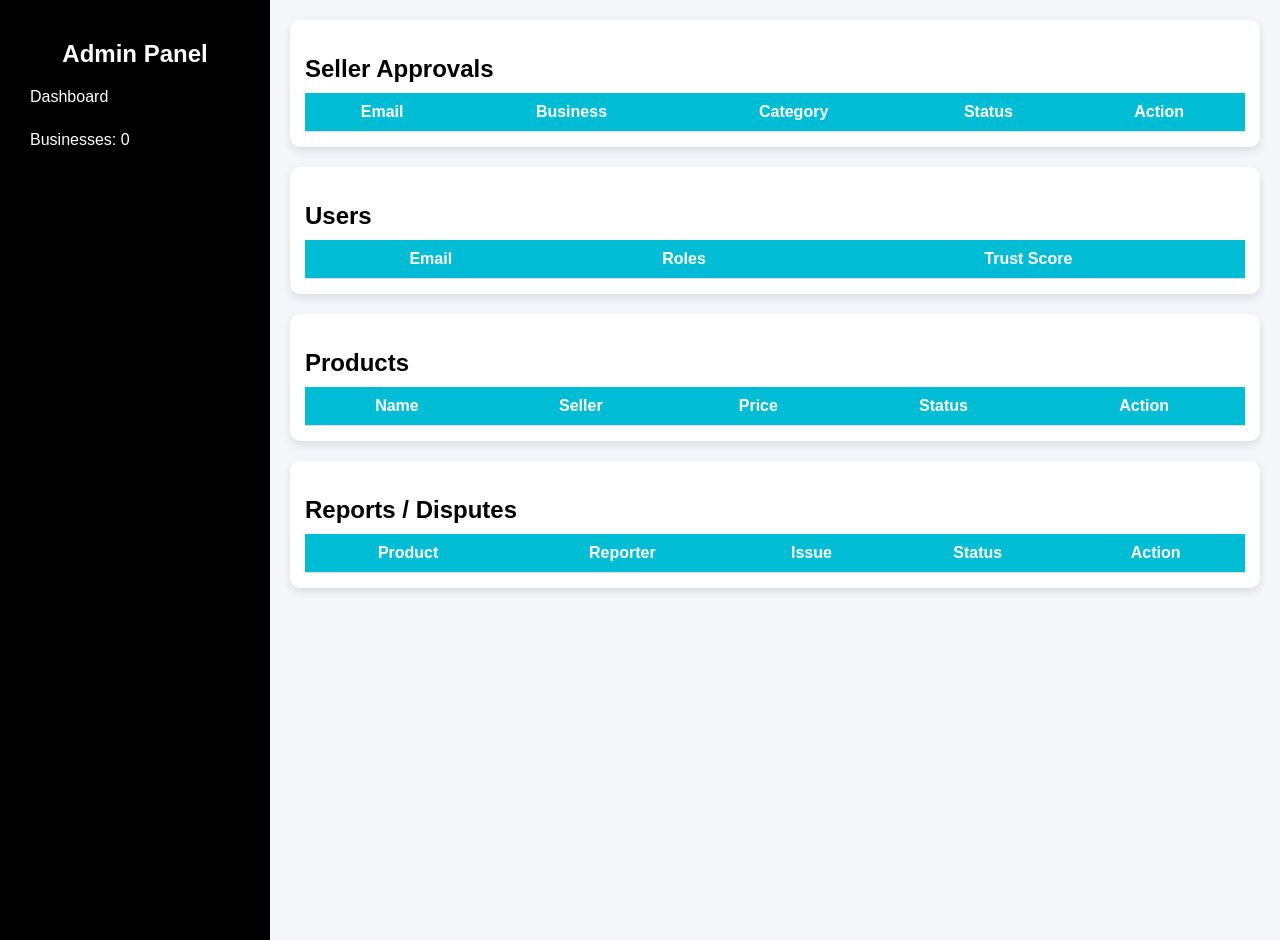
<file: Admin.html>
<!DOCTYPE html>
<html lang="en">
<head>
<meta charset="UTF-8">
<meta name="viewport" content="width=device-width, initial-scale=1.0">
<title>Safe Markets Admin</title>

<style>
body{
    margin:0;
    font-family:Arial, Helvetica, sans-serif;
    display:flex;
}

/* Sidebar */
.sidebar{
    width:230px;
    background:black;
    color:white;
    height:100vh;
    padding:20px;
}

.sidebar h2{
    text-align:center;
}

.sidebar a{
    display:block;
    color:white;
    padding:10px;
    text-decoration:none;
    margin:5px 0;
    border-radius:6px;
}

.sidebar a:hover{
    background:#1c3b4a;
}

/* Main */
.main{
    flex:1;
    background:#f4f6f9;
    padding:20px;
}

h2{
    margin-bottom:10px;
}

/* Cards */
.card{
    background:white;
    padding:15px;
    margin-bottom:20px;
    border-radius:10px;
    box-shadow:0 4px 10px rgba(0,0,0,0.1);
}

/* Tables */
table{
    width:100%;
    border-collapse:collapse;
}

th, td{
    padding:10px;
    border-bottom:1px solid #ddd;
}

th{
    background:#00bcd4;
    color:white;
}

/* Buttons */
button{
    padding:5px 10px;
    border:none;
    border-radius:5px;
    cursor:pointer;
}

.approve{ background:#4caf50; color:white; }
.reject{ background:#f44336; color:white; }
.resolve{ background:#2196f3; color:white; }

</style>
</head>

<body>

<div class="sidebar">
    <h2>Admin Panel</h2>
    <a href="#">Dashboard</a>
    <a href="#">Businesses: <span id="businessCount">0</span></a>
</div>

<div class="main">

    <div class="card">
    <h2>Seller Approvals</h2>
    <table>
    <thead>
    <tr>
    <th>Email</th>
    <th>Business</th>
    <th>Category</th>
    <th>Status</th>
    <th>Action</th>
    </tr>
    </thead>
    <tbody id="sellerTable"></tbody>
    </table>
</div>

    <!-- USERS -->
    <div class="card">
        <h2>Users</h2>
        <table>
        <thead>
        <tr>
        <th>Email</th>
        <th>Roles</th>
        <th>Trust Score</th>
        </tr>
        </thead>
        <tbody id="usersTable"></tbody>
        </table>
    </div>

    <!-- PRODUCTS -->
    <div class="card">
        <h2>Products</h2>
        <table>
        <thead>
        <tr>
        <th>Name</th>
        <th>Seller</th>
        <th>Price</th>
        <th>Status</th>
        <th>Action</th>
        </tr>
        </thead>
        <tbody id="productsTable"></tbody>
        </table>
    </div>

    <!-- REPORTS -->
    <div class="card">
        <h2>Reports / Disputes</h2>
        <table>
        <thead>
        <tr>
        <th>Product</th>
        <th>Reporter</th>
        <th>Issue</th>
        <th>Status</th>
        <th>Action</th>
        </tr>
        </thead>
        <tbody id="reportsTable"></tbody>
        </table>
    </div>

</div>

<script>

/* Load data */
let users = JSON.parse(localStorage.getItem("users")) || [];
let products = JSON.parse(localStorage.getItem("products")) || [];
let reports = JSON.parse(localStorage.getItem("reports")) || [];

/* USERS TABLE */
function renderUsers(){
    const table = document.getElementById("usersTable");
    table.innerHTML = "";

    users.forEach(u => {
        let row = `
            <tr>
                <td>${u.email}</td>
                <td>${u.roles.join(", ")}</td>
                <td>${u.trustScore}%</td>
            </tr>
        `;
        table.innerHTML += row;
    });
}

/* PRODUCTS TABLE */
function renderProducts(){
    const table = document.getElementById("productsTable");
    table.innerHTML = "";

    products.forEach((p, index) => {
        let row = `
            <tr>
                <td>${p.name}</td>
                <td>${p.seller}</td>
                <td>$${p.price}</td>
                <td>${p.approved ? "Approved" : "Pending"}</td>
                <td>
                    <button class="approve" onclick="approveProduct(${index})">Approve</button>
                    <button class="reject" onclick="deleteProduct(${index})">Delete</button>
                </td>
            </tr>
        `;
        table.innerHTML += row;
    });
}

/* REPORTS TABLE */
function renderReports(){
    const table = document.getElementById("reportsTable");
    table.innerHTML = "";

    reports.forEach((r, index) => {
        let product = products.find(p => p.id == r.productId);

        let row = `
            <tr>
                <td>${product ? product.name : "Deleted"}</td>
                <td>${r.reporter}</td>
                <td>${r.issueType}</td>
                <td>${r.status}</td>
                <td>
                    <button class="resolve" onclick="resolveReport(${index})">Resolve</button>
                </td>
            </tr>
        `;
        table.innerHTML += row;
    });
}

/* ACTIONS */

// Approve product
function approveProduct(index){
    if(confirm("Approve this product?")){
    products[index].approved = true;
    localStorage.setItem("products", JSON.stringify(products));
    renderProducts();
    }
}

// Delete product
function deleteProduct(index){
    if(confirm("Delete this product?")){
        products.splice(index,1);
        localStorage.setItem("products", JSON.stringify(products));
        renderProducts();
    }
}

// Resolve report
function resolveReport(index){
    reports[index].status = "resolved";
    localStorage.setItem("reports", JSON.stringify(reports));
    renderReports();
}

/* INITIAL RENDER */
renderUsers();
renderProducts();
renderReports();

function renderSellers(){
    const table = document.getElementById("sellerTable");
    table.innerHTML = "";

    users.forEach((u,index)=>{
        if(u.roles.includes("seller")){
            table.innerHTML += `
            <tr>
                <td>${u.email}</td>
                <td>${u.businessName || "-"}</td>
                <td>${u.category || "-"}</td>
                <td>${u.status || "none"}</td>
                <td>
                    <button class="approve" onclick="approveSeller(${index})">Approve</button>
                    <button class="reject" onclick="blockSeller(${index})">Block</button>
                </td>
            </tr>
            `;
        }
    });
}

function approveSeller(i){
    users[i].status = "approved";
    localStorage.setItem("users", JSON.stringify(users));
    renderSellers();
}

function blockSeller(i){
    users[i].status = "blocked";
    localStorage.setItem("users", JSON.stringify(users));
    renderSellers();
}

users.forEach(u=>{
    if(u.trustScore < 40){
        u.status = "blocked";
    }
});
localStorage.setItem("users", JSON.stringify(users));

renderSellers();

function updateBusinessCount(){
    let count = users.filter(u => u.roles.includes("seller")).length;
    document.getElementById("businessCount").innerText = count;
}
updateBusinessCount();

</script>

</body>
</html>
</file>
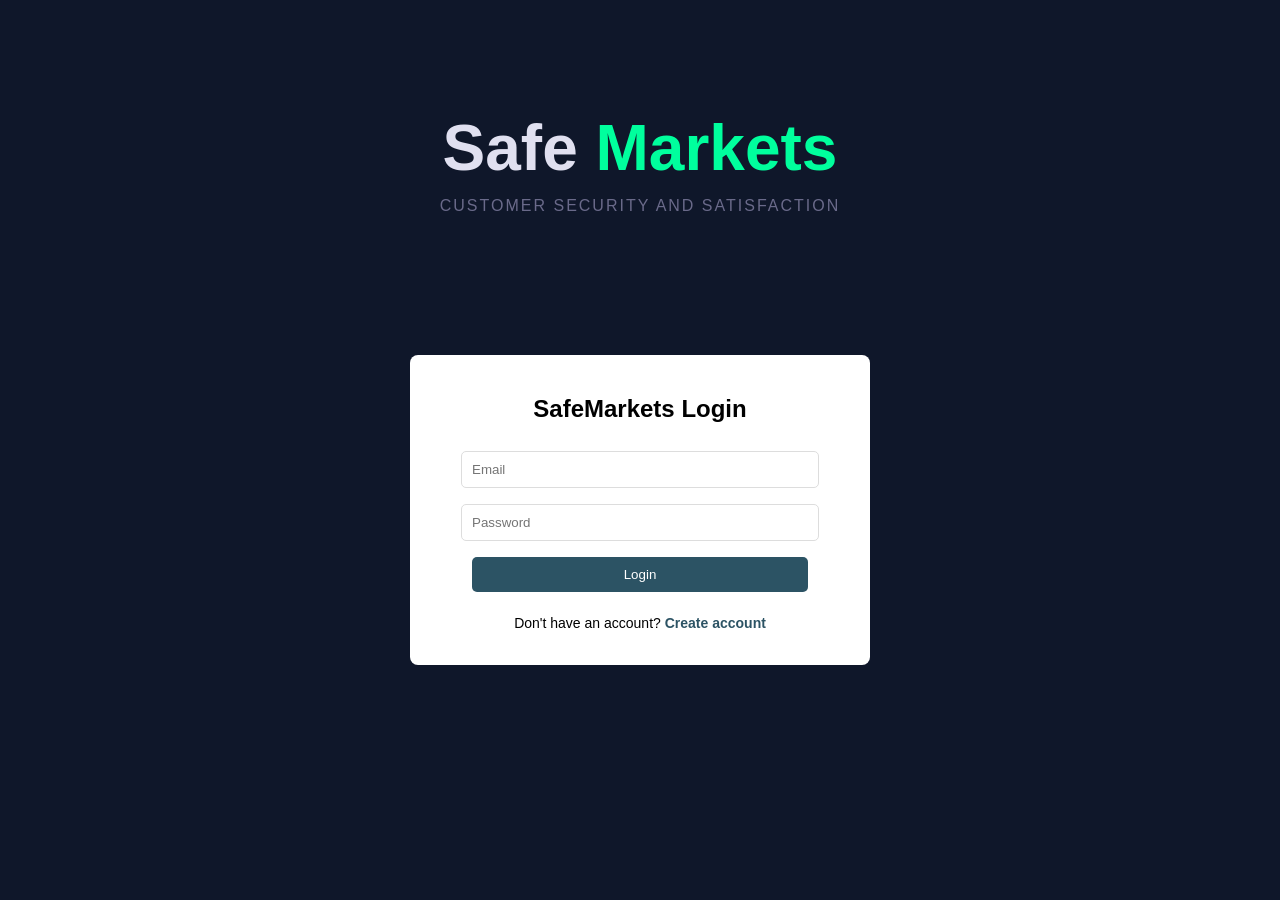
<file: Authentication/login.html>
<!DOCTYPE html>
<html lang="en">
<head>
  <meta charset="UTF-8"> 
  <title>Safe Markets  Login</title>
  <meta name="viewport" content="width=device-width, initial-scale=1.0">
  <link rel="stylesheet" href="app.css">
</head>
<body>




		<div class="hero">
  <h1>Safe <span>Markets</span></h1>
  <div class="slogan">customer security and satisfaction</div>
</div>







<div class="login-container">
  <div class="login-card swipe-in">
    <h2>SafeMarkets Login</h2>
    
    <input type="email" id="loginEmail" placeholder="Email">
    <input type="password" id="loginPassword" placeholder="Password">
    
    <button id="loginBtn">Login</button>
    
    <p class="switch-text">
      Don't have an account? 
      <a href="register.html">Create account</a>
    </p>
  </div>
</div>

<script src="script.js" defer></script>
</body>
</html>
</file>
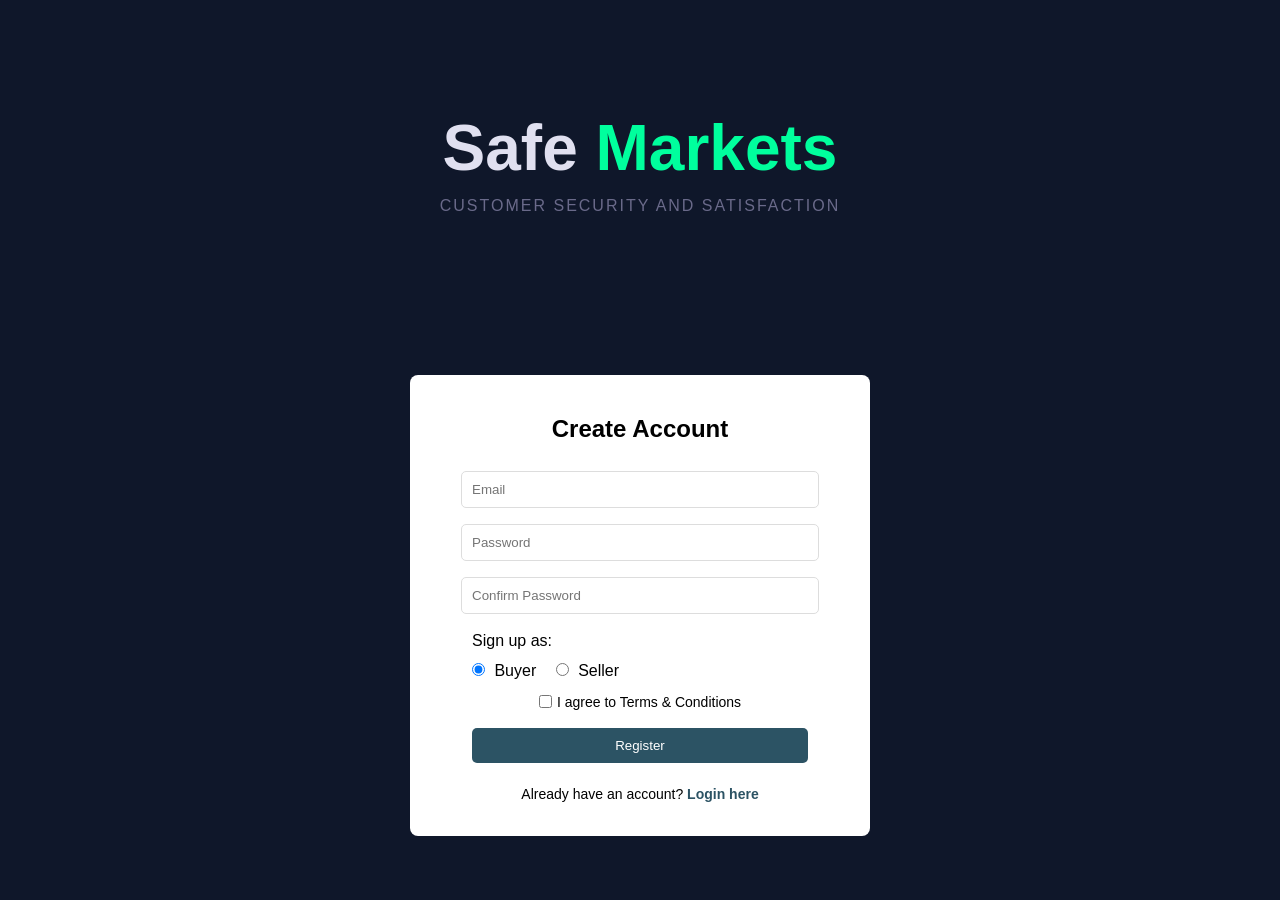
<file: Authentication/register.html>
<!DOCTYPE html>
<html lang="en">
<head>
  <meta charset="UTF-8"> 
  <title>Safe Markets  Register</title>
  <meta name="viewport" content="width=device-width, initial-scale=1.0">
  <link rel="stylesheet" href="app.css">
</head>
<body>


<div class="hero">
  <h1>Safe <span>Markets</span></h1>
  <div class="slogan">customer security and satisfaction</div>
</div>




<div class="register-container">
  <div class="register-card swipe-in">
    <h2>Create Account</h2>
    
    <input type="email" id="regEmail" placeholder="Email">
    <input type="password" id="regPassword" placeholder="Password">
    <input type="password" id="confirmPassword" placeholder="Confirm Password">
    
    <div class="role-select">
      <p>Sign up as:</p>
      <label class="role-option">
        <input type="radio" name="role" value="buyer" checked> Buyer
      </label>
      <label class="role-option">
        <input type="radio" name="role" value="seller"> Seller
      </label>
    </div>
    
    <label class="terms">
      <input type="checkbox" id="termsCheck"> I agree to Terms & Conditions
    </label>
    
    <button id="registerBtn">Register</button>
    
    <p class="switch-text">
      Already have an account? 
      <a href="login.html">Login here</a>
    </p>
  </div>
</div>

<script src="script.js" defer></script>
</body>
</html>
</file>
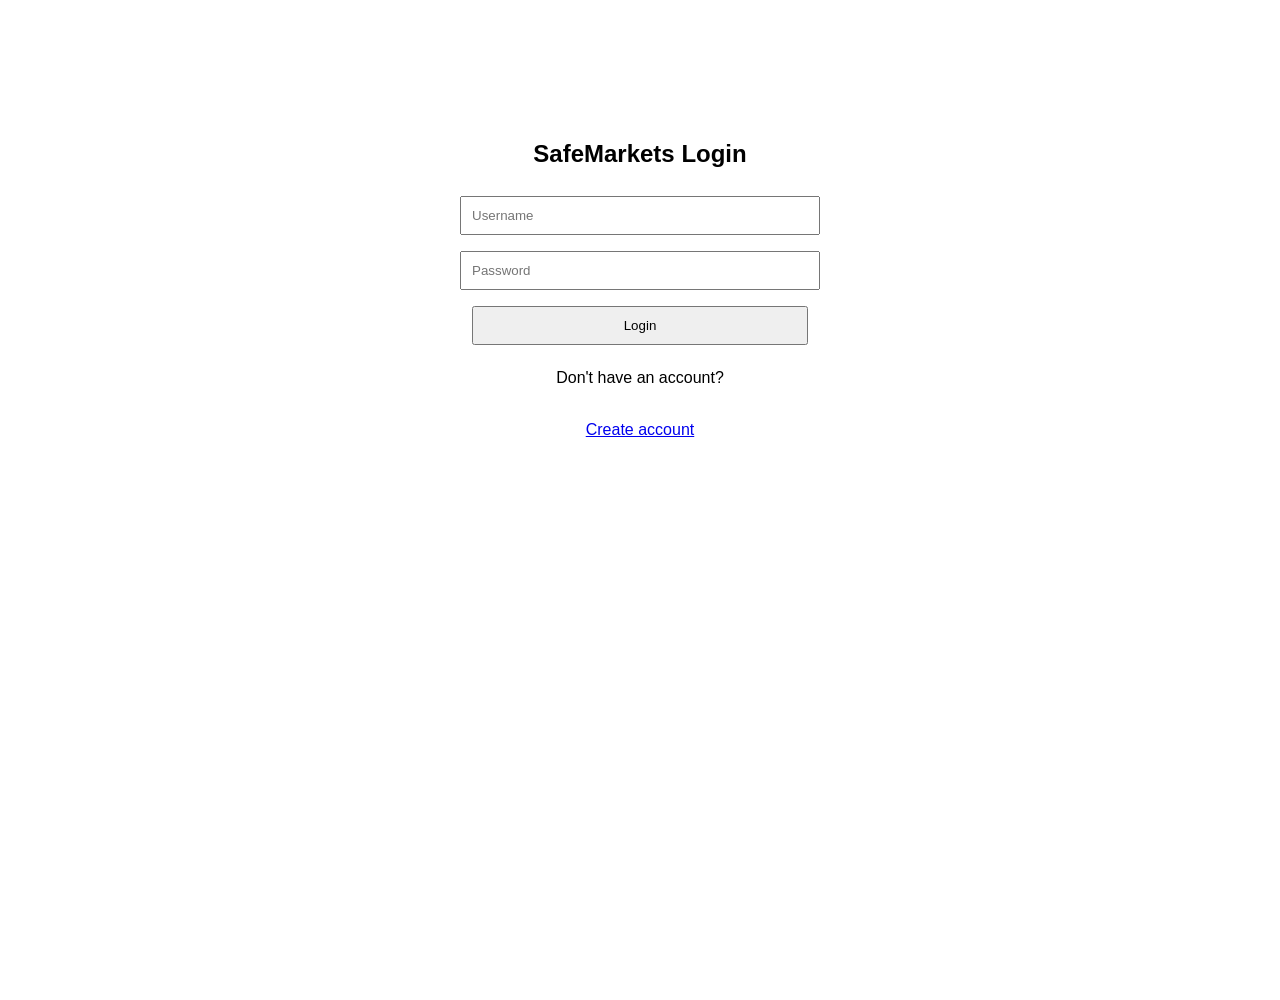
<file: safemarket/login.html>
<!DOCTYPE html>
<html lang="en">
<head>
  <meta charset="UTF-8"> 
  <title>Safe Markets</title>
  <meta name="viewport" content="width=device-width, initial-scale=1.0">
  <link rel="stylesheet" href="app.css">
  </head>
<body>


<div  class="login">
  <h2>SafeMarkets Login</h2>
  <input type="text"id="username" placeholder="Username">
  <input type="password" id="password" placeholder="Password">
  <button id="loginBtn">Login</button>
  <p>Don't have an account?</p> <br>
  <a href="register.html">Create account</a>
</div>
<script src="script.js"></script> 
</body>
</html>
</file>
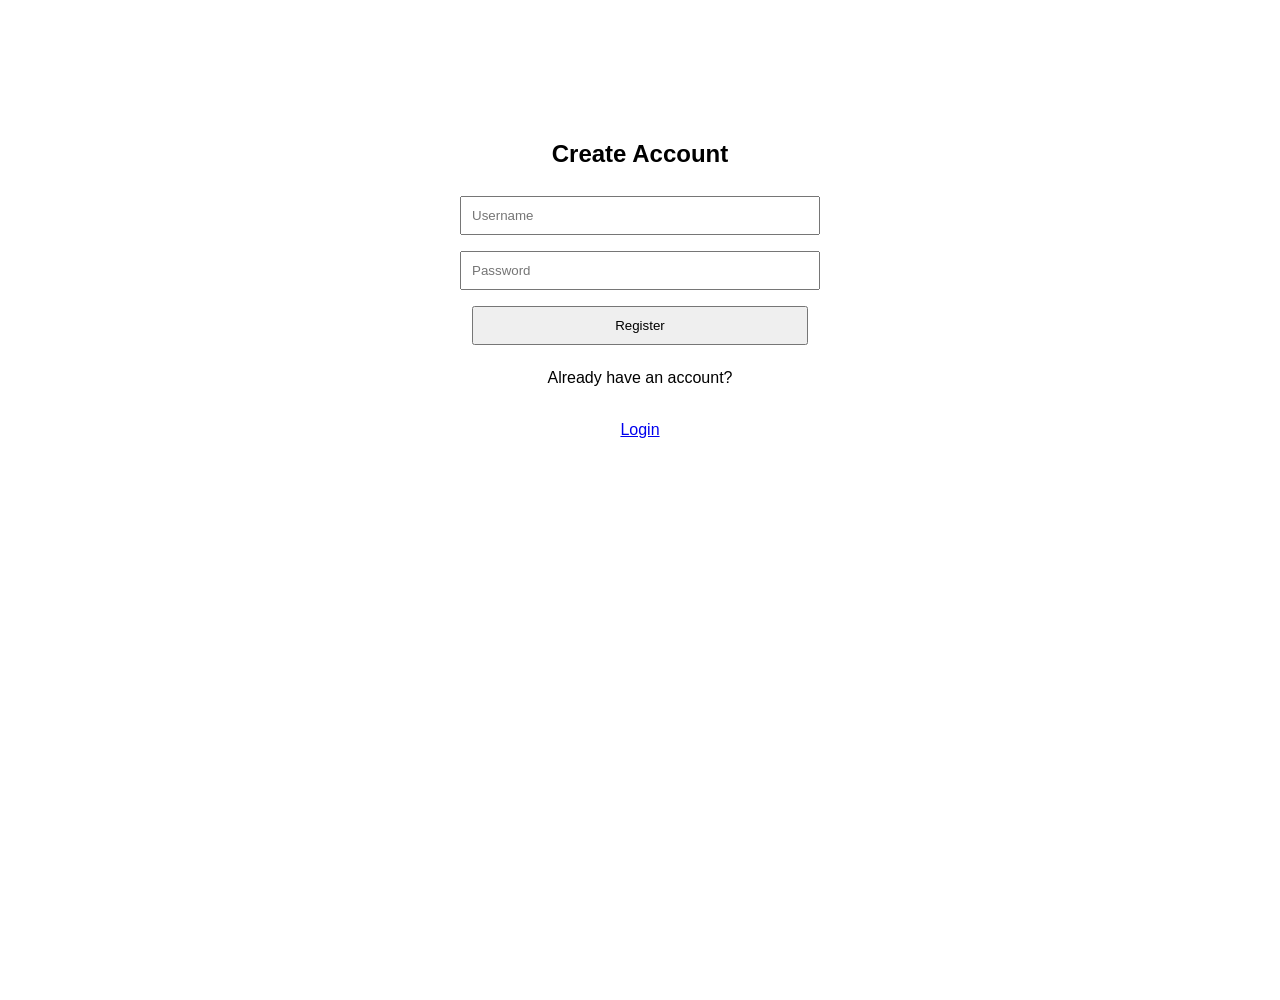
<file: safemarket/register.html>
<!DOCTYPE html>
<html lang="en">
<head>
  <meta charset="UTF-8"> 
  <title>Safe Markets</title>
  <meta name="viewport" content="width=device-width, initial-scale=1.0">
  <link rel="stylesheet" href="app.css">
  <script src="script.js"></script>
</head>
<body>

<div class="register">
  <h2>Create Account</h2>
  <input type="text" placeholder="Username">
  <input type="password" placeholder="Password">
  <button>Register</button>
  <p>Already have an account?</p> <br>
  <a href="login.html">Login</a>
</div>

</body>
</html>
</file>
<file: Authentication/app.css>
body {
  font-family: Arial, sans-serif;
  background-color: #0f172a;
}

.hero {
  padding: 60px 24px;
  text-align: center;
}

.hero h1 {
  font-size: clamp(32px, 8vw, 64px);
  font-weight: 800;
  color: #e0e0f0;        
  margin-bottom: 12px;
}

.hero h1 span {
  color: #00ff9d;        
}

.slogan {
  font-size: 16px;
  color: #6a6a8a;        
  letter-spacing: 2px;
  text-transform: uppercase;
}

.login-container {
  width: 100%;
  display: flex;
  justify-content: center;
  align-items: center;
  margin-top: 80px;
}

.login-card {
  background: white;
  width: 420px;
  padding: 20px;
  border-radius: 8px;
  text-align: center;
}

.register-container {
  width: 100%;
  display: flex;
  justify-content: center;
  align-items: center;
  margin-top: 100px;
}

.register-card {
  background: white;
  width: 420px;
  padding: 20px;
  border-radius: 8px;
  text-align: center;
}


input, button {
  width: 80%;
  padding: 10px;
  margin: 8px 0;
  border: 1px solid #ddd;
  border-radius: 5px;
}

button {
  background: #2c5364;
  color: white;
  cursor: pointer;
  border: none;
}

button:hover {
  background: #1a3a44;
}


.role-select {
  text-align: left;
  width: 80%;
  margin: 10px auto;
}

.role-select p {
  margin: 0 0 5px 0;
}

.role-option {
  display: inline-block;
  margin-right: 15px;
}

.role-option input {
  width: auto;
  margin-right: 5px;
}

.terms {
  display: flex;
  align-items: center;
  justify-content: center;
  gap: 5px;
  margin: 10px 0;
  font-size: 14px;
}

.terms input {
  width: auto;
  margin: 0;
}


.switch-text {
  margin-top: 15px;
  font-size: 14px;
}

.switch-text a {
  color: #2c5364;
  text-decoration: none;
  font-weight: bold;
}

.switch-text a:hover {
  text-decoration: underline;
}

.swipe-in {
  animation: slideIn 0.4s ease;
}

@keyframes slideIn {
  from {
    opacity: 0;
    transform: translateX(30px);
  }
  to {
    opacity: 1;
    transform: translateX(0);
  }
}
</file>
<file: safemarket/app.css>
body {
  font-family: Arial, sans-serif;
  background-image:url('https://i.imgur.com/gbSEMzE.jpeg');
 background-size: cover;
 background-position:center;
 background-repeat:no-repeat;
background-size: 110%;
}

html, body {
  height: 100%;
}



.login {
  background: white;
  width: 420px;
  padding: 20px;
  margin: 100px auto;
  border-radius: 8px;
  text-align: center;
}
input, select, button {
  width: 80%;
  padding: 10px;
  margin: 8px 0;
}

.register {
  background: white;
  width: 420px;
  padding: 20px;
  margin: 100px auto;
  border-radius: 8px;
  text-align: center;
</file>
